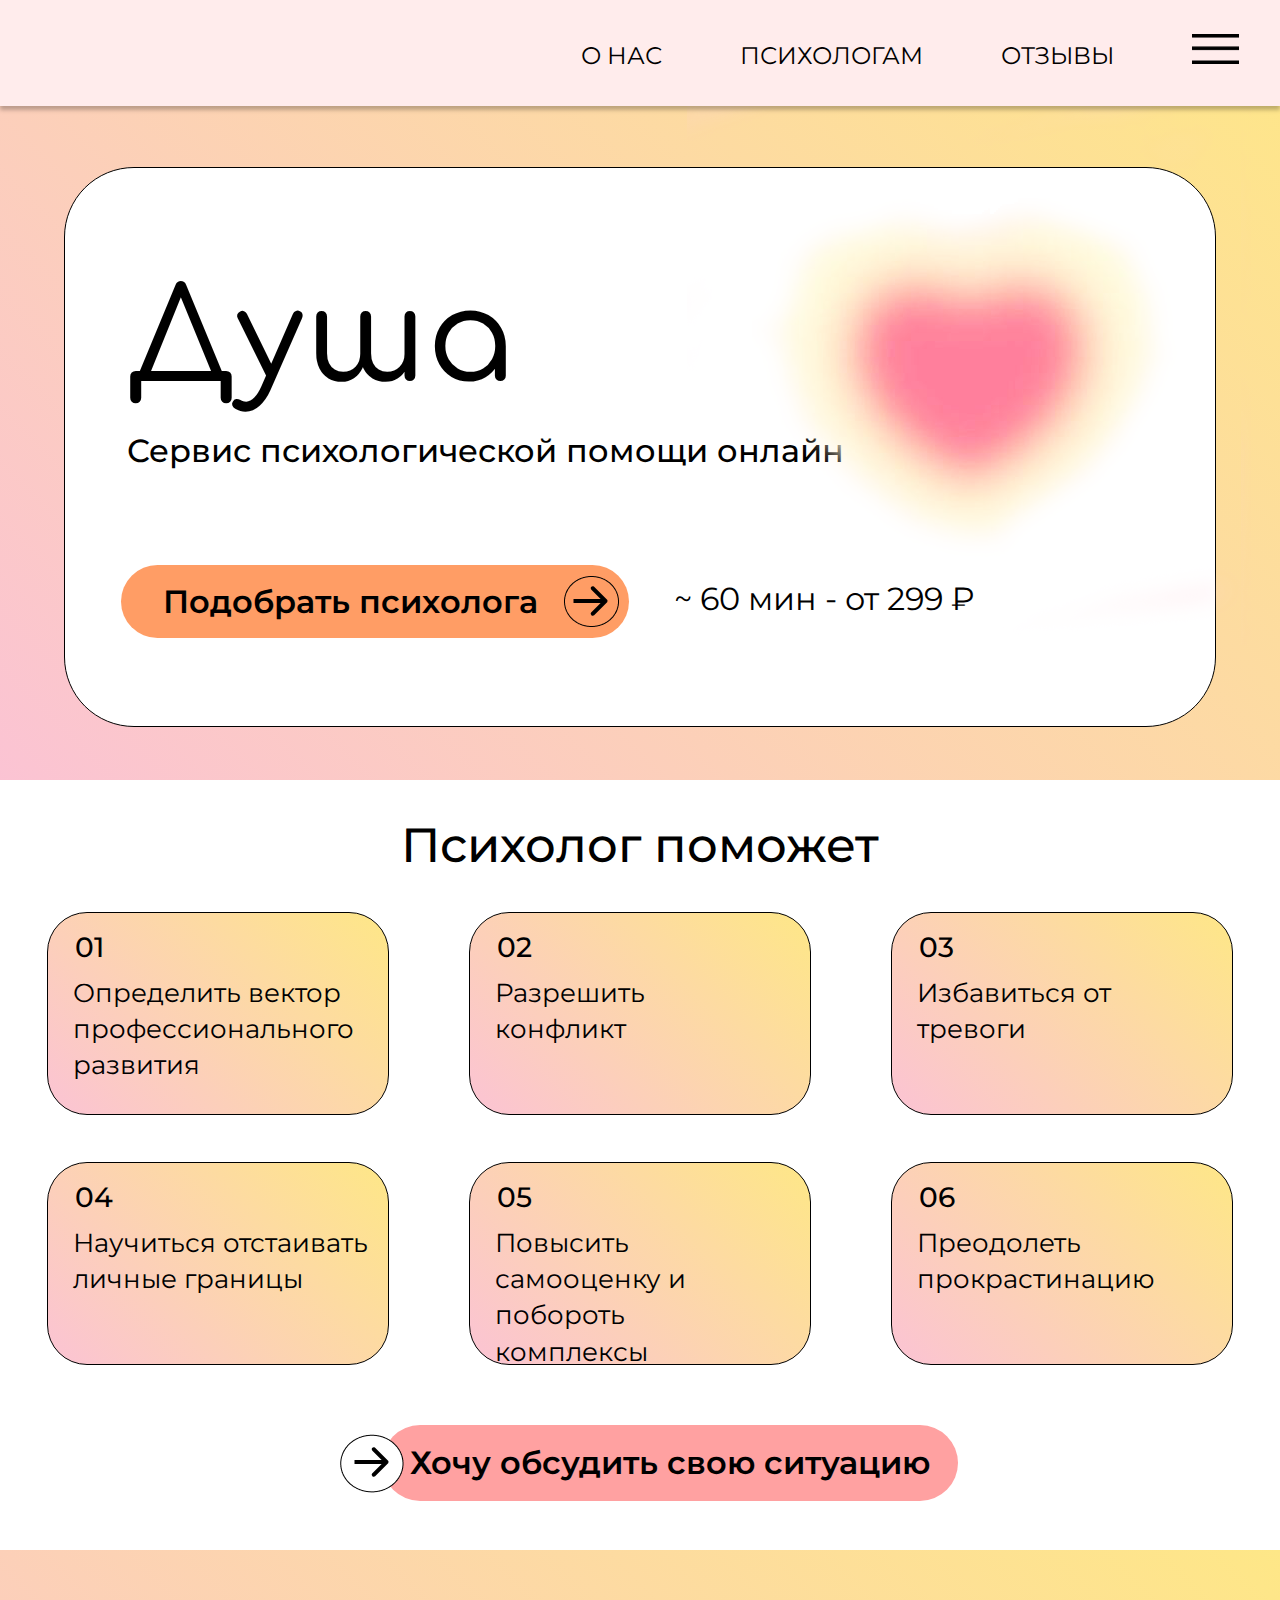
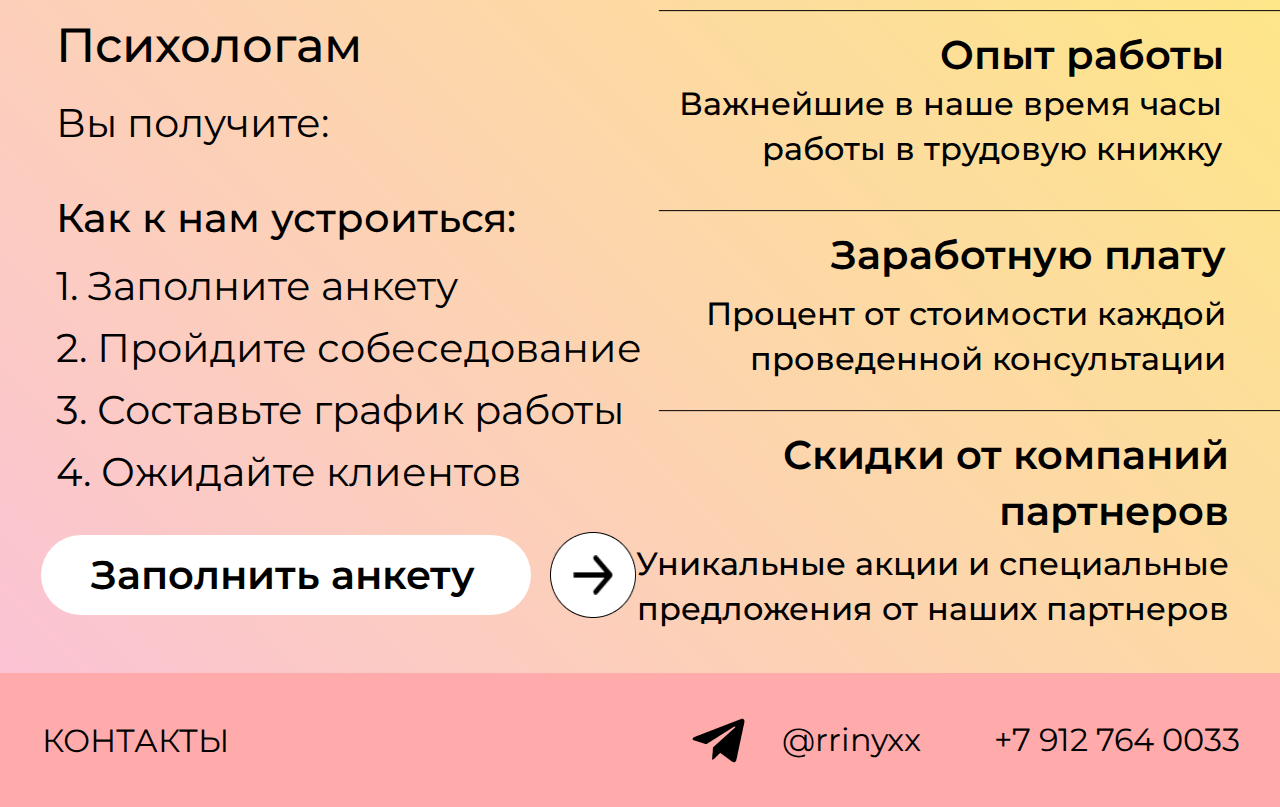
<file: index.html>
<!DOCTYPE html>
<html lang="en">
<head>
	<meta charset="UTF-8">
	<meta name="viewport" content="width=device-width, initial-scale=1.0">
	<title>Душа - сервис психологической помощи онлайн</title>

	<!-- Шрифты Google fonts -->
	<!-- Montserrat -->
	<link rel="preconnect" href="https://fonts.googleapis.com">
	<link rel="preconnect" href="https://fonts.gstatic.com" crossorigin>
	<link href="https://fonts.googleapis.com/css2?family=Montserrat:ital,wght@0,100;0,200;0,300;0,400;0,500;0,600;0,700;0,800;0,900;1,100;1,200;1,300;1,400;1,500;1,600;1,700;1,800;1,900&display=swap" rel="stylesheet">
	<!-- Comfortaa -->
	<link rel="preconnect" href="https://fonts.googleapis.com">
	<link rel="preconnect" href="https://fonts.gstatic.com" crossorigin>
	<link href="https://fonts.googleapis.com/css2?family=Comfortaa:wght@300;400;500;600;700&display=swap" rel="stylesheet">

	<!-- Css стили -->
	<link rel="stylesheet" href="./css/styles.css" />

</head>
<body>

	<nav class="navbar">
		<div class="container">
			<div class="navbar-wrap">
				<ul class="navbar-menu">
					<li><a href="#we">О НАС</a></li>
					<li><a href="#psycho">ПСИХОЛОГАМ</a></li>
					<li><a href="#">ОТЗЫВЫ</a></li>
					<li><a href="#" id="br"><img src="./img/menu-icon.png" id="burg"></a></li>
				</ul>
			</div>
		</div>
	</nav>

	<div class="main" >
		<div class="container">
			<div class="w-place" id="we">
				<div class="text">
					<h1 class="main-heading">Душа</h1>
					<p class="main-info">Сервис психологической помощи онлайн</p>
					<div class="dop-info">
						<div class="psycho-btn">
							<a href="./survey.html">Подобрать психолога</a>
							<img id="circle" src="./img/circle.png">
							<img id="arrow" src="./img/arrow.png">
						</div>
						<div class="price">
							<p>~ 60 мин - от 299 ₽</p>
						</div>
					</div>
				</div>
				<img class='pink-heart' src="./img/pink-heart.png" />
			</div>
		</div>
	</div>

	<div class="psycho-list">
		<div class="container">
			<div class="wh-place">
				<h1 class="list-heading">Психолог поможет</h1>
				<div class="row">
					<div class="section" id="f">
						<p class="numb" if="frs">01</p>
						<p class="inf">Определить вектор профессионального развития</p>
					</div>
					<div class="section" id="s">
						<p class="numb" >02</p>
						<p class="inf" id="sec">Разрешить конфликт</p>
					</div>
					<div class="section" id="t">
						<p class="numb" >03</p>
						<p class="inf" id="thr">Избавиться от тревоги</p>
					</div>
				</div>
				<div class="row">
					<div class="section" id="r">
						<p class="numb" if="for">04</p>
						<p class="inf">Научиться отстаивать личные границы</p>
					</div>
					<div class="section" id="h">
						<p class="numb" >05</p>
						<p class="inf" id="fif">Повысить самооценку и побороть комплексы</p>
					</div>
					<div class="section" id="x">
						<p class="numb" >06</p>
						<p class="inf" id="six">Преодолеть прокрастинацию</p>
					</div>
				</div>
				<div class="row">	
					<img id="circ" src="./img/w-circle.png">
					<img id="arr" src="./img/arrow.png">
					<a href="./survey.html" class="btn">Хочу обсудить свою ситуацию</a>
				</div>
			</div>
		</div>
	</div>

	<div class="for-psycho" id="psycho">
		<div class="container">
			<div class="row">
				<div class="col">
					<h1 class="psy">Психологам</h1>
					<h2 class="u-get">Вы получите:</h2>
					<h2 class="how-join">Как к нам устроиться:</h2>
					<p class="list-element">1. Заполните анкету</p>
					<p class="list-element">2. Пройдите собеседование</p>
					<p class="list-element">3. Составьте график работы</p>
					<p class="list-element">4. Ожидайте клиентов</p>
					<div class="row">
						<div class="survey-btn">	
							<a>Заполнить анкету</a>
						</div>
						<img src="./img/big-w-circle.png" class="sec-w-c">
						<img src="./img/arrow.png" class="sec-arr">
					</div>
				</div>
				<div class="col">
					<img class="str" src="./img/string.png" />
					<h1 class="psy-pluses" id="exper">Опыт работы</h1>
					<p class="p-psy-pluses"id="exp">Важнейшие в наше время часы работы в трудовую книжку</p>
					<img class="stri" src="./img/string.png" />
					<h1 class="psy-pluses" id="salary">Заработную плату</h1>
					<p class="p-psy-pluses"id="sala">Процент от стоимости каждой проведенной консультации</p>
					<img class="strin" src="./img/string.png" />
					<h1 class="psy-pluses" id="sale">Скидки от компаний партнеров</h1>
					<p class="p-psy-pluses"id="sal">Уникальные акции и специальные предложения от наших партнеров</p>
				</div>
			</div>
		</div>
	</div>
	


	<div class="contacts">
		<div class="container">
			<div class="contacts-wrap">
				<p>КОНТАКТЫ</p>
				<img src="./img/telegram_icon.png" alt="tg">
				<a href="https://t.me/rrinyxx">@rrinyxx</a>
				<a href="tel:+79127640033">+7 912 764 0033</a>
			</div>
		</div>
	</div>

	<script src="./js/script.js"></script>
</body>
</html>
</file>
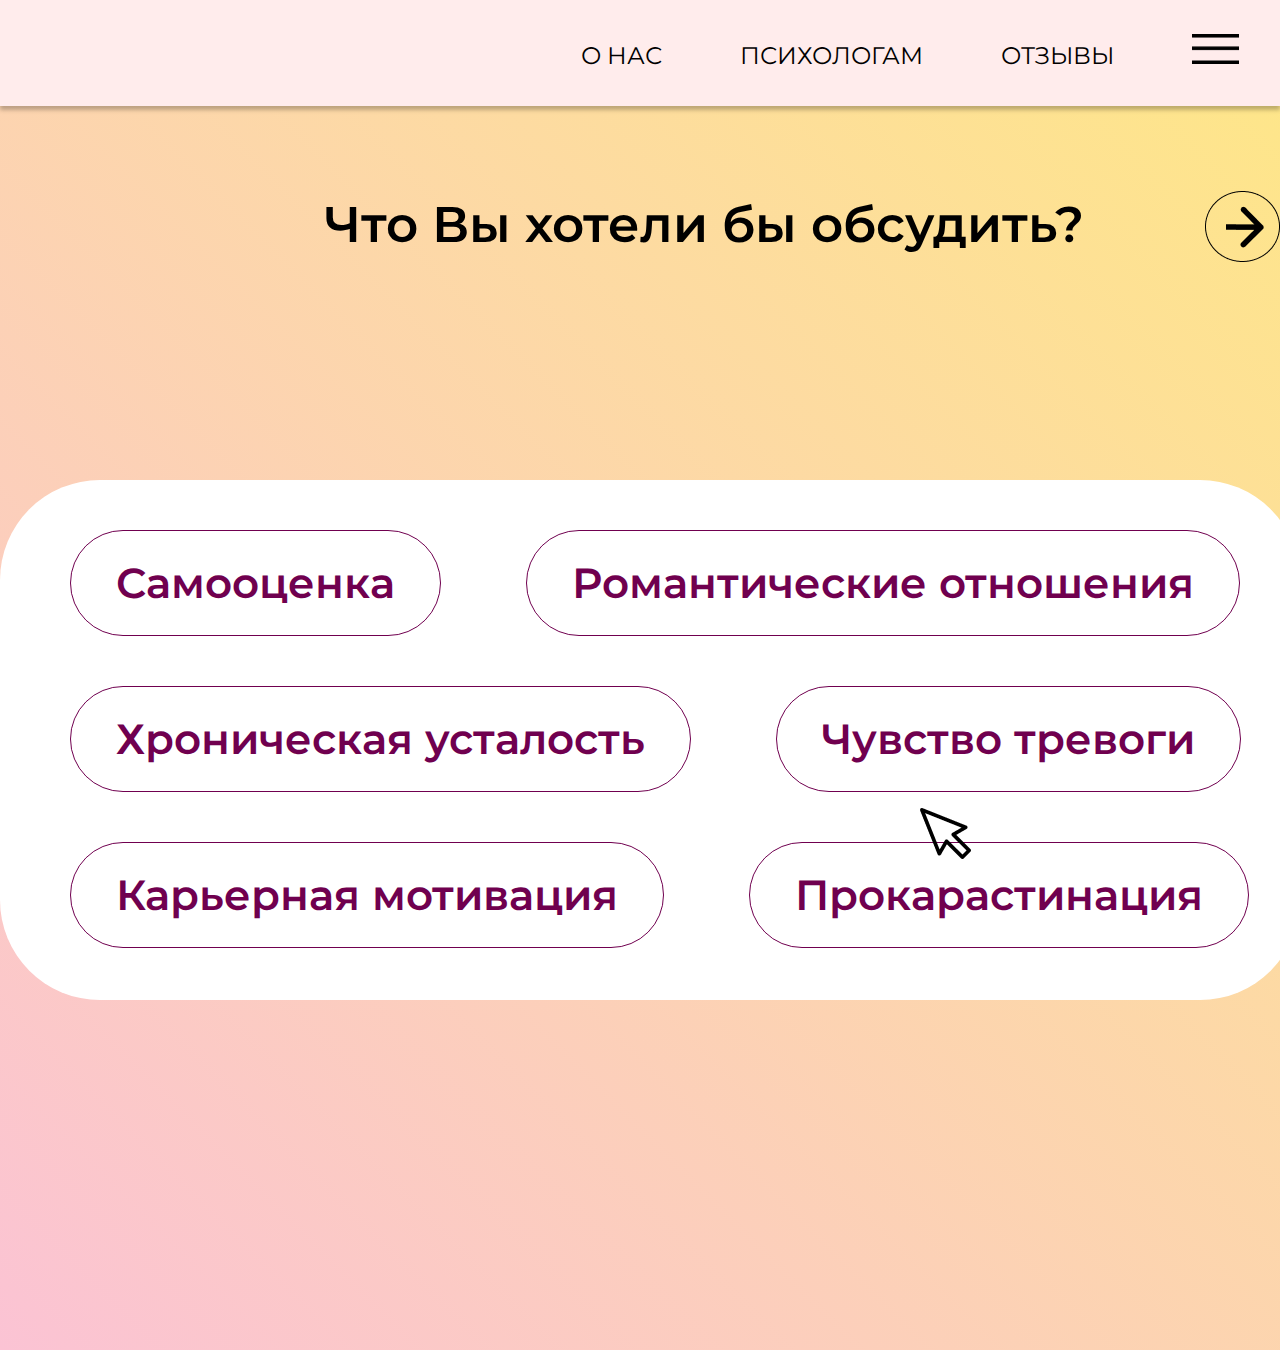
<file: survey.html>
<!DOCTYPE html>
<html lang="en">
<head>
    <meta charset="UTF-8">
	<meta name="viewport" content="width=device-width, initial-scale=1.0">
	<title>Душа - сервис психологической помощи онлайн</title>

	<!-- Шрифты Google fonts -->
	<!-- Montserrat -->
	<link rel="preconnect" href="https://fonts.googleapis.com">
	<link rel="preconnect" href="https://fonts.gstatic.com" crossorigin>
	<link href="https://fonts.googleapis.com/css2?family=Montserrat:ital,wght@0,100;0,200;0,300;0,400;0,500;0,600;0,700;0,800;0,900;1,100;1,200;1,300;1,400;1,500;1,600;1,700;1,800;1,900&display=swap" rel="stylesheet">
	<!-- Comfortaa -->
	<link rel="preconnect" href="https://fonts.googleapis.com">
	<link rel="preconnect" href="https://fonts.gstatic.com" crossorigin>
	<link href="https://fonts.googleapis.com/css2?family=Comfortaa:wght@300;400;500;600;700&display=swap" rel="stylesheet">

	<!-- Css стили -->
	<link rel="stylesheet" href="./css/survey-styles.css" />
<body>
    <nav class="navbar">
		<div class="container">
			<div class="navbar-wrap">
				<ul class="navbar-menu">
					<li><a href="#we">О НАС</a></li>
					<li><a href="#psycho">ПСИХОЛОГАМ</a></li>
					<li><a href="#">ОТЗЫВЫ</a></li>
					<li><a href="#" id="br"><img src="./img/menu-icon.png" id="burg"></a></li>
				</ul>
            </div>
		</div>
	</nav>

    <div class="main">
        <div class="container">
            <div class="row r">
                <h1 class="theme">Что Вы хотели бы обсудить?</h1>
                <a class="button-slider-prev none-v">
                    <img src="./img/prev-btn.png">
                </a>
                <a class="button-slider-next">
                    <img src="./img/next-btn.png">
                </a>
            </div>
            <a class="back-btn none-v" href="./index.html">Вернуться на главную</a>
            <div class="row">
                <h1 class="bot-theme">Оставьте свою заявку</h1>
                <img class="bot-theme-icon" src="./img/cursor.png">
            </div>
            <div class="slider">
                <div class="slider-line">
                    <div class="w-place">
                           <div class="row">
                               <div class="form_radio_btn" id="r1">
                                   <input id="radio-1" type="checkbox" name="checkbox" value="Самооценка">
                                   <label for="radio-1">Самооценка</label>
                               </div>
                               
                               <div class="form_radio_btn" id="r2">
                                   <input id="radio-2" type="checkbox" name="checkbox" value="Романтические отношения">
                                   <label for="radio-2">Романтические отношения</label>
                               </div>
                            </div>
                           <div class="row">
                               <div class="form_radio_btn" id="r3">
                                   <input id="radio-3" type="checkbox" name="checkbox" value="Хроническая усталость">
                                   <label for="radio-3">Хроническая усталость</label>
                               </div>
                               
                               <div class="form_radio_btn" id="r4">
                                   <input id="radio-4" type="checkbox" name="checkbox" value="Чувство тревоги">
                                   <label for="radio-4">Чувство тревоги</label>
                               </div>
                            </div>
                           <div class="row">
                               <div class="form_radio_btn" id="r5">
                                   <input id="radio-5" type="checkbox" name="checkbox" value="Карьерная мотивация">
                                   <label for="radio-5">Карьерная мотивация</label>
                               </div>
                               
                               <div class="form_radio_btn" id="r6">
                                   <input id="radio-6" type="checkbox" name="checkbox" value="Прокарастинация">
                                   <label for="radio-6">Прокарастинация</label>
                               </div>
                            </div>
                       </div>
                   <div class="w-place col-cen">
                            <div class="form-field" id="f1">
                                <label class='label' for="name" id="ff1">ФИО</label>
                                <br>
                                <input id="name" type="text" placeholder="Иванов Иван Иванович">
                            </div>
                            <div class="form-field" id="f2">
                                <label class='label' for="age" id="ff2">Возраст</label>
                                <br>
                                <select id="age" id="age-select"> 
                                    <option disabled selected>Выберите Ваш возраст</option>
                                    <option>11</option>
                                    <option>12</option>
                                    <option>13</option>
                                    <option>14</option>
                                    <option>15</option>
                                    <option>16</option>
                                    <option>17</option>
                                    <option>18</option>
                                </select>
                            </div>
                            <label class='label' for="phone" id="f3">Номер телефона</label>
                            
                            <div class="form-field">
                                <input id="phone" type="text" placeholder="+7 912 345 67 89">
                            </div>
                    </div>
                    <div class="w-place col-cen-cen">
                        <div class="form-field" id="f4">
                            <input id="name" type="text" placeholder="...">
                        </div>
                    </div>
                    <div class="w-place last-page">
                        <h1>Спасибо за Вашу заявку!
                        <br>
                        Мы свяжемся с Вами в течение дня</h1>
                    </div>
                </div>
            </div>
        </div>
    </div>


    <script src="./js/survey-script.js"></script>
</body>
</html>
</file>
<file: css/styles.css>
body {
	position: relative;
	font-family: 'Montserrat', sans-serif;
	font-size: 20px;
	line-height: 1.4;
	color: #000;
	min-width: 320px;
	overflow-x: hidden;
	margin: 0;
}

li {
	list-style-type: none;
}

a {
	text-decoration: none;
}

.container{
	height: inherit;
	display: flex;
}

.navbar {
	width: 100%;
	height: 106px;
	box-shadow: 0 4px 4px rgba(0, 0, 0, 0.25);
	/* background: #ffe9ef; */
	background: #FFECEC;
}

.navbar .container{
	height: inherit;
	display: flex;
	justify-content: right;
}

.navbar-wrap {
	display: flex;
	flex-flow: row nowrap;
	align-items: center;
	justify-content: center;
}

.navbar-menu {
	list-style-type: none;
	padding-left: 0;
	margin-bottom: 0;
	margin-top: 0;
}

.navbar-menu li{
	display: inline-block;
}

.navbar-menu li a{
	display: inline-block;
	color: #000;
    font-size: 24px;
	transition: all .2s ease-in-out;
	font-family: 'Montserrat', sans-serif;
	margin: 39px 73px 38px 0;
	font-weight: 400;
}

#br {
	margin-right: 41px;
}

#burg {
	width: 47px;
	height: 30px;
}

/* Главная страница */

.main {
	width: 	100%;
	background: -webkit-linear-gradient(45deg, rgb(251, 195, 212), rgb(254, 231, 135));
	background: -moz-linear-gradient(45deg, rgb(251, 195, 212), rgb(254, 231, 135));
	background: linear-gradient(45deg, rgb(251, 195, 212), rgb(254, 231, 135));
	height: 793px;
	position: absolute;
	top: 0;
	z-index: -1;
}

.main .container {
	justify-content: center;
	align-items: center;
}

.w-place {
	margin: 168px 64px 67px 64px;
	background: #fff;
	border-radius: 70px;
	height: 558px;
	width: 1312px;
	border: 1px black solid;
	display: flex;
	flex-direction: row;
	z-index: 0;
}

.main-heading {
	margin-top: 82px;
	margin-left: 62px;
	margin-bottom: 0;
	font-family: 'Comfortaa', cursive;
	font-weight: 500;
	font-size: 128px;
}

.main-info {
	font-size: 32px;
	font-family: 'Montserrat', sans-serif;
	font-weight: 500;
	margin-top: 0;
	margin-left: 62px;
	width: 758px;
	margin-bottom: 91px;
}

.text {
	display: flex;
	flex-direction: column;
}

.psycho-btn a {
	font-family: 'Montserrat', sans-serif;
	font-size: 32px;
	font-weight: 600;
	color: #000;
	
	position: relative;
	top: -3px;
	left: 42px;
}

.psycho-btn {
	background: #FF9D65;
	width: 508px;
	height: 73px;
	padding: 0;
	border-radius: 100px;
	margin-left: 56px;
	z-index: 1;
}

.pink-heart {
	position: absolute;
	top: 81px;
	right: 29px;
	width: 564px;
	height: 564px;
}

#circle {
	z-index: 1;
	position: relative;
	top: 11px;
	right: -63px;
}
#arrow {
	z-index: 2;
	position: relative;
	right: -12px;
}

.dop-info {
	display: flex;
	flex-direction: row;
}

.price p {
	font-weight: 400;
	font-family: 'Montserrat', sans-serif;
	font-size: 32px;
	margin-top: 12px;
	margin-left: 45px;
}

.psycho-list {
	background: #fff;
	width: 100%;
	position: absolute;
	top: 780px;
}

.psycho-list .container {
	justify-content: center;
}

.wh-place {
	/* background: #ffe8e8; */
	width: 1182px;
	display: flex;
	align-items: center;
	flex-direction: column;
}

.list-heading {
	font-weight: 500;
	font-size: 48px;
	font-family: 'Montserrat', sans-serif;
}

.row {
	display: flex;
	flex-direction: row;
}

.section {
	background: -webkit-linear-gradient(45deg, rgb(251, 195, 212), rgb(254, 231, 135));
	background: -moz-linear-gradient(45deg, rgb(251, 195, 212), rgb(254, 231, 135));
	background: linear-gradient(45deg, rgb(251, 195, 212), rgb(254, 231, 135));
	width: 340px;
	height: 201px;
	margin-right: 80px;
	border-radius: 40px;
	border: 1px solid black;
	padding: 0;
}

.section:nth-child(3) {
	margin-right: 0;
}

.numb {
	margin-top: 15px;
	margin-left: 27px;
	font-size: 28px;
	font-weight: 500;
	font-family: 'Montserrat', sans-serif;
	margin-bottom: 0;
}

.inf {
	font-weight: 400;
	font-family: 'Montserrat', sans-serif;
	font-size: 26px;
	margin-top: 8px;
	margin-left: 25px;
}

#sec {
	width: 236px;
}

#thr {
	width: 262px;
}

#f, #s, #t {
	margin-bottom: 47px;
}

#r, #h, #x {
	margin-bottom: 60px;
}

#for {
	width: 282px;
}

#fif {
	width: 288px;
}

#six {
	width: 282px;
}

.btn {
	background: #ffa1a1;
	font-family: 'Montserrat', sans-serif;
	font-size: 32px;
	font-weight: 600;
	color: black;
	padding: 16px 28px;
	border-radius: 100px;
	margin-bottom: 30px;
	margin-right: -60px;
}

#circ {
	z-index: 1;
	/* width: 63px;
	height: 63px; */
	position: absolute;
	left: 340px;
	top: 654px;
}

#arr  {
	z-index: 2;
	/* width: 40px;
	height: 40px; */
	position: absolute;
	left: 354px;
	top: 667px;
}

.col {
	display: flex;
	flex-direction: column;
}

.for-psycho {
	width: 100%;
	height: 723px;
	background: -webkit-linear-gradient(45deg, rgb(251, 195, 212), rgb(254, 231, 135));
	background: -moz-linear-gradient(45deg, rgb(251, 195, 212), rgb(254, 231, 135));
	background: linear-gradient(45deg, rgb(251, 195, 212), rgb(254, 231, 135));
	position: absolute;
	top: 1550px;
}

.contacts {
	width: 100%;
	height: 134px;
	box-shadow: 0 4px 4px rgba(0, 0, 0, 0.25);
	/* background: #ffe9ef; */
	background: #FFABAB;
	position: absolute;
	top: 2273px;
}

.contacts .container{
	height: inherit;
	display: flex;
}

.contacts-wrap {
	display: flex;
	flex-flow: row nowrap;
	align-items: center;
	justify-content: center;
}

.contacts-menu {
	list-style-type: none;
	padding-left: 0;
	margin-bottom: 0;
	margin-top: 0;
}

.contacts-menu li{
	display: inline-block;
}

.contacts-wrap a{
	display: inline-block;
	color: #000;
    font-size: 24px;
	transition: all .2s ease-in-out;
	font-family: 'Montserrat', sans-serif;
	margin: 39px 73px 38px 0;
	font-weight: 400;
	font-size: 32px;
	font-weight: 400;
}

.contacts-wrap p {
	margin-left: 42px;
	margin-top: 49px;
	margin-bottom: 46px;
	margin-right: 456px;
	font-size: 32px;
	font-weight: 400;
}

.contacts-wrap img {
	margin-right: 30px;
}

.contacts-wrap a:first-child {
	margin-right: 78px;
}

.contacts-wrap a:last-child {
	margin-right: -50px;
}

.psy {
	font-size: 48px;
	font-weight: 500;
	margin-left: 56px;
	margin-top: 62px;
	margin-bottom: 0;
}

.u-get {
	font-size: 40px;
	font-weight: 400;
	margin-top: 16px;
	margin-left: 56px;
	margin-bottom: 0;
}

.how-join {
	margin-left: 56px;
	margin-top: 39px;
	font-size: 40px;
	font-weight: 500;
	margin-bottom: 6px;
}

.list-element {
	margin-left: 56px;
	margin-top: 6px;
	margin-bottom: 0;
	font-size: 40px;
	font-weight: 400;
}

.survey-btn {
	background: #fff;
	padding: 12px 50px;
	margin-top: 35px;
	border-radius: 100px;
	width: 390px;
	margin-left: 41px;
}

.survey-btn a {
	color: #000;
	font-size: 40px;
	font-weight: 600;
}

.sec-w-c {
	z-index: 1;
	position: absolute;
	left: 550px;
	top: 582px;
	width: 86px;
	height: 86px;
}

.sec-arr {
	position: absolute;
	left: 573px;
	top: 605px;
	width: 40px;
	height: 40px;
	z-index: 2;
}

.str {
	position: absolute;
	top: 60px;
	right: 0;
}

.psy-pluses {
	font-weight: 600;
	font-size: 40px;
	text-align: right;
}

#exper {
	position: absolute;
	top: 50px;
	right: 56px;
}

.p-psy-pluses {
	font-size: 32px;
	font-weight: 500;
	text-align: right;
}

#exp {
	position: absolute;
	top: 100px;
	right: 58px;
	width: 578px;
	
}

.stri {
	position: absolute;
	top: 260px;
	right: 0;
}

#salary {
	position: absolute;
	top: 250px;
	right: 54px;
}

#sala {
	position: absolute;
	top: 310px;
	right: 54px;
	width: 578px;
}

.strin {
	position: absolute;
	top: 460px;
	right: 0;
}

#sale {
	position: absolute;
	top: 450px;
	right: 51px;
	width: 570px;
}

#sal {
	position: absolute;
	top: 560px;
	right: 51px;
	width: 593px;
}
</file>
<file: css/survey-styles.css>
body {
	position: relative;
	font-family: 'Montserrat', sans-serif;
	font-size: 20px;
	line-height: 1.4;
	color: #000;
	min-width: 320px;
	overflow-x: hidden;
	margin: 0;
}

li {
	list-style-type: none;
}

a {
	text-decoration: none;
}

.container{
	height: inherit;
	display: flex;
}

.navbar {
	width: 100%;
	height: 106px;
	box-shadow: 0 4px 4px rgba(0, 0, 0, 0.25);
	/* background: #ffe9ef; */
	background: #FFECEC;
}

.navbar .container{
	height: inherit;
	display: flex;
	justify-content: right;
}

.navbar-wrap {
	display: flex;
	flex-flow: row nowrap;
	align-items: center;
	justify-content: center;
}

.navbar-menu {
	list-style-type: none;
	padding-left: 0;
	margin-bottom: 0;
	margin-top: 0;
}

.navbar-menu li{
	display: inline-block;
}

.navbar-menu li a{
	display: inline-block;
	color: #000;
    font-size: 24px;
	transition: all .2s ease-in-out;
	font-family: 'Montserrat', sans-serif;
	margin: 39px 73px 38px 0;
	font-weight: 400;
}

#br {
	margin-right: 41px;
}

#burg {
	width: 47px;
	height: 30px;
}

.main {
    width: 	100%;
	background: -webkit-linear-gradient(45deg, rgb(251, 195, 212), rgb(254, 231, 135));
	background: -moz-linear-gradient(45deg, rgb(251, 195, 212), rgb(254, 231, 135));
	background: linear-gradient(45deg, rgb(251, 195, 212), rgb(254, 231, 135));
	height: 150vh;
    /* height: 2100px; */
	position: absolute;
	top: 0;
	z-index: -1;
}

.main .container {
    align-items: center;
    justify-content: center;
    flex-direction: column;
}

.w-place {
    height: 520px;
    width: 1500px;
    background: #fff;
    border-radius: 100px;
    
}

.slider {
    width: 1300px;
    height: 520px;
    /* border: 1px solid #000; */
    margin-top: 0;
    margin: 30px auto;
    /* margin-top: -1200px; */
    overflow: hidden;
    position: relative;
    top: 0;
}

.slider-line {
    position: relative;
    height: 520px;
    width: 5200px;
    display: flex;
    left: 0;
    transition: all 0.7s ease-in;
}

.none-v {
    display: none !important;
}

.r {
    align-items: right;
    justify-content: right;
    margin-right: -1000px;
    margin-top: 150px;
    margin-bottom: -20px;
}

.button-slider-next {
    position: absolute;
    top: 191px;
    left: 1205px;
}

.button-slider-prev {
    position: absolute;
    top: 191px;
    left: 1115px;
}

.none-l {
    left: 1205px;
}

.theme {
    position: absolute;
    top: 156px;
    left: 325px;
    font-size: 50px;
    font-weight: 600;
}

.bot-theme {
    top: 780px;
    left: 450px;
    position: absolute;
    font-weight: 500;
}

.bot-theme-icon {
    top: 808px;
    z-index: 10;
    left: 920px;
    /* left: 840px; */
    position: absolute;
}

.form_radio_btn {
	display: inline-block;
	margin-right: 10px;
    /* margin-bottom: 30px; */
    margin-top: 50px;
    margin-left: 30px;
}
.form_radio_btn input[type=checkbox] {
	display: none;
}
.form_radio_btn label {
	display: inline-block;
	cursor: pointer;
	padding: 35px 45px;
	line-height: 34px;
	border: 1px solid #70004f;
	border-radius: 100px;
	user-select: none;
    color: #70004f;
    font-size: 42px;
    font-weight: 600;
}
 
/* Checked */
.form_radio_btn input[type=checkbox]:checked + label {
	background: #86005e;
    color: #fff
}

#r1 {
    margin-left: 70px;
    margin-right: 50px;
}

#r3 {
    margin-right: 50px !important;
    margin-left: 70px;
}

#r5 {
    margin-right: 50px;
    margin-left: 70px;
}

.col-cen {
    display: flex;
    flex-direction: column;
    align-items: center;
}

#r11 {
    margin-top: 41px;
    margin-bottom: 0;
}

#r22 {
    margin-top: 21px;
    margin-bottom: 21px;
}

#r33 {
    margin-bottom: 41px;
    margin-top: 0;
}

input {
    font-size: 32px;
    line-height: 16px;
    height: 70px;
    width: 500px;
    border: 1px solid #70004f;
    border-radius: 5px;
    color: #70004ed3;
    padding-left: 15px;
    margin-top: 10px;
    border-radius: 100px;
    width: 500px;
}

.label {
    padding-bottom: 20px;
    color: #70004f;
    font-weight: 500;
    font-size: 40px;
    line-height: 23px;
    text-align: center;
}

input:focus {
    outline: none;
}

select:focus {
    outline: none;
}

.form-field {
    margin-bottom: 13px;
}

select {
    font-size: 32px;
    line-height: 16px;
    height: 70px;
    width: 500px;
    border: 1px solid #70004f;
    border-radius: 5px;
    padding-left: 15px;
    color: #70004ed3;
    margin-top: 10px;
    border-radius: 100px;
}

#f1 {
    margin-top: 30px;
}

#ff1 {
    margin-left: 203px;
}

#f2 {
    margin-top: 40px;
}

#ff2 {
    margin-left: 170px;
}

#f3 {
    margin-top: 40px;
}

.thrd-style {
    font-size: 32px !important;
    font-weight: 400 !important;
    width: 1327px !important;
    left: 100px !important;
}

.thrd-style-icon {
    left: 840px !important;
    top: 508px !important;
}

.col-cen-cen {
    display: flex;
    flex-direction: column;
    align-items: center;
    justify-content: center;
}

::placeholder {
    text-align: center;
    color: #70004ed3;
}

#f4 input {
    height: 100px;
}

.last-page {
    font-size: 40px;
    font-weight: 600;
    text-align: center;
}

.back-btn {
    position: absolute;
    top: 191px;
    left: 815px;
    font-size: 32px;
    font-weight: 400;
    padding: 12px 43px;
    background: #fff;
    border :1px solid black;
    border-radius: 100px;
    z-index: 0;
    width: 372px;
    color: black;
}
</file>
